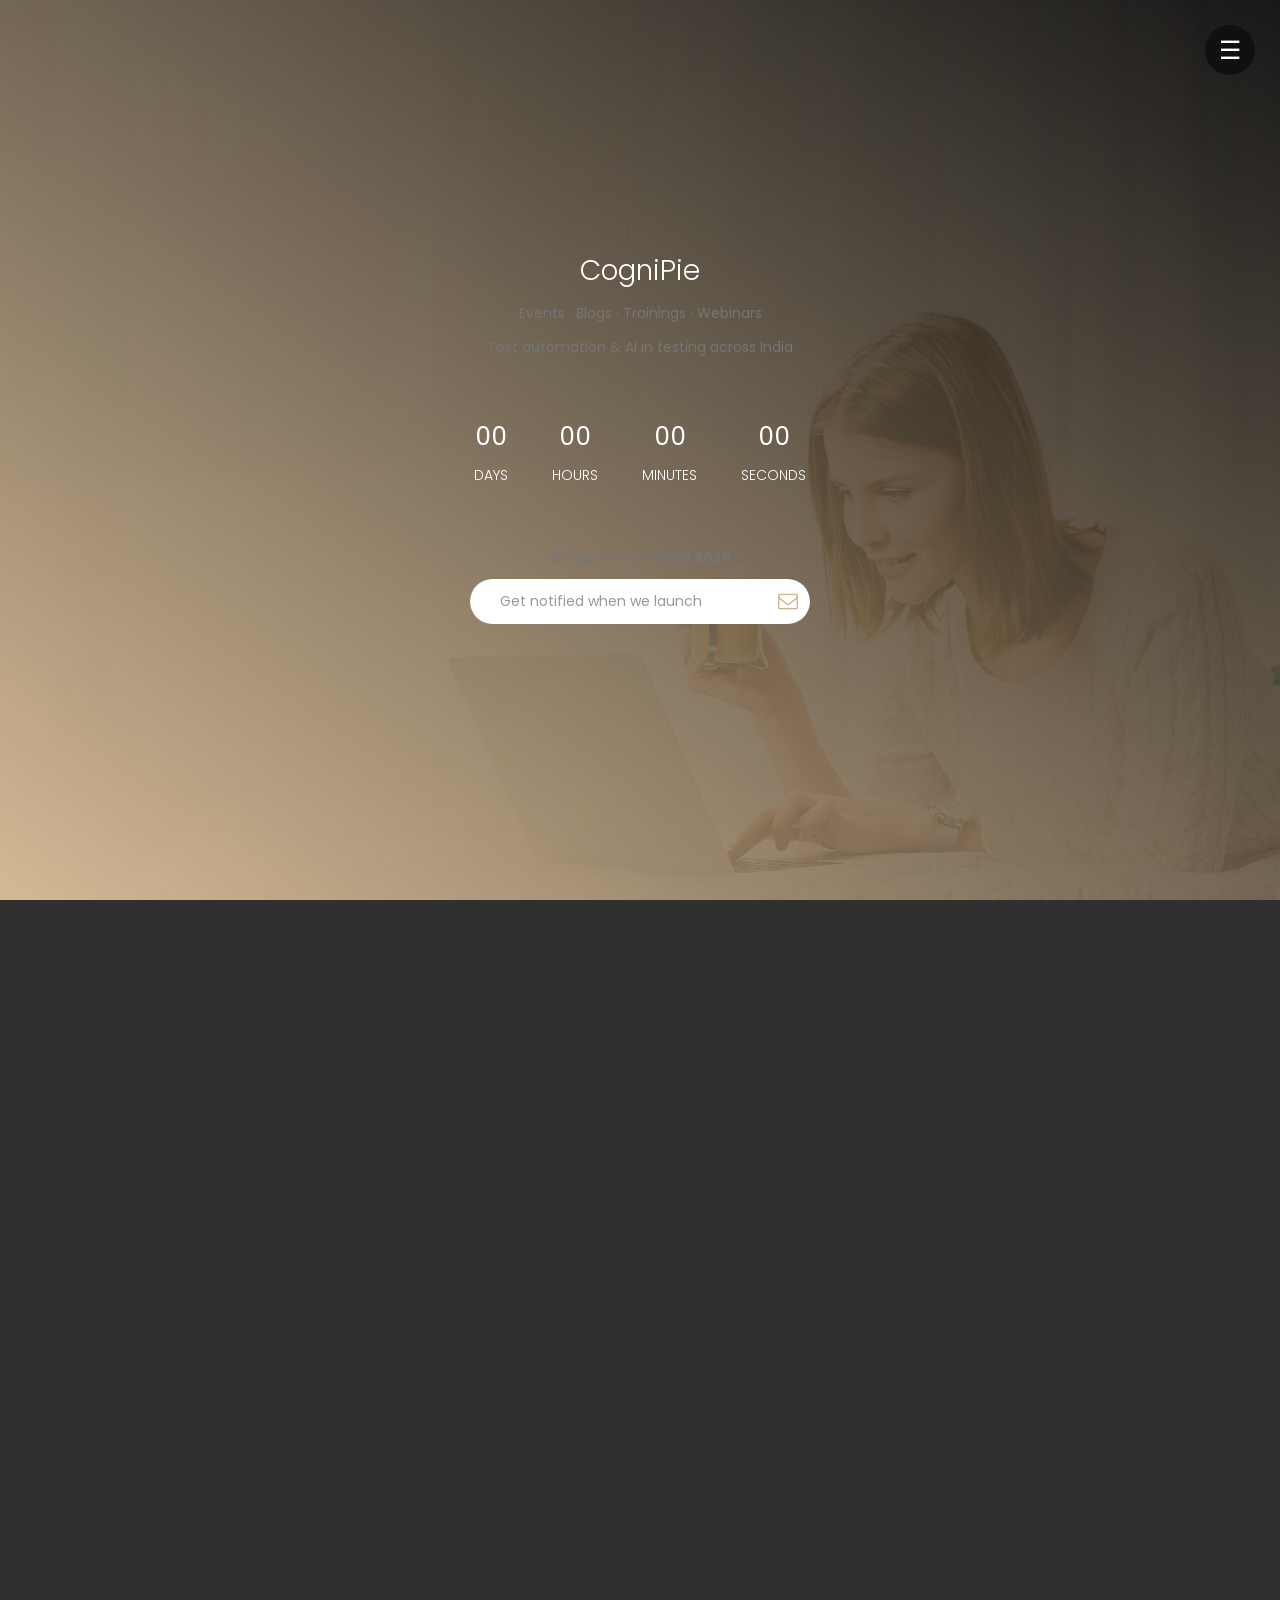
<file: index.html>
<!DOCTYPE html>
<html lang="en">
<head>
     <title>CogniPie – Coming Soon | Test Automation, Events & AI in Testing</title>
     <meta charset="UTF-8">
     <meta http-equiv="X-UA-Compatible" content="IE=Edge">
     <meta name="description" content="CogniPie – Your hub for test automation events, blogs, trainings, webinars, and best practices. Conferences across India. AI in testing.">
     <meta name="keywords" content="test automation, automation testing, QA, events, webinars, India, AI testing, testing best practices">
     <meta name="viewport" content="width=device-width, initial-scale=1, maximum-scale=1">

     <link rel="stylesheet" href="css/bootstrap.min.css">
     <link rel="stylesheet" href="css/vegas.min.css">
     <link rel="stylesheet" href="css/font-awesome.min.css">
     <link rel="stylesheet" href="css/templatemo-style.css">
</head>
<body>

     <!-- PRE LOADER -->
     <section class="preloader">
          <div class="spinner">
               <span class="spinner-rotate"></span>
          </div>
     </section>

     <!-- GRID LINE -->
     <section class="grid">
         <div class="container">
            <div class="row">
              <div class="col-md-2 col-sm-2"><div class="grid-line"></div></div>
              <div class="col-md-2 col-sm-2"><div class="grid-line"></div></div>
              <div class="col-md-2 col-sm-2"><div class="grid-line"></div></div>
              <div class="col-md-2 col-sm-2"><div class="grid-line"></div></div>
              <div class="col-md-2 col-sm-2"><div class="grid-line"></div></div>
            </div>
         </div>
     </section>

     <div class="menu-bg"></div>
     <div class="menu-burger">☰</div>

     <div class="menu-items">
       <div class="container">
         <div class="row">
           <div class="col-md-offset-2 col-md-4 col-sm-6">
             <h1>Menu</h1>
             <ul class="menu">
                <li><a href="#home" class="smoothScroll">Home</a></li>
                <li><a href="#about" class="smoothScroll">About Us</a></li>
             </ul>
           </div>
           <div class="col-md-4 col-sm-6">
             <address>
               <h1>CogniPie</h1>
               <p>Your hub for test automation — events, blogs, trainings &amp; webinars across India.</p>
             </address>
           </div>
           <div class="col-md-12 col-sm-12">
             <ul class="social-icon">
               <li class="line"></li>
               <li><a href="#" class="fa fa-twitter" aria-label="Twitter"></a></li>
               <li><a href="#" class="fa fa-linkedin" aria-label="LinkedIn"></a></li>
               <li><a href="#" class="fa fa-youtube-play" aria-label="YouTube"></a></li>
             </ul>
           </div>
         </div>
       </div>
     </div>

     <!-- HOME / HERO -->
     <section id="home">
        <div class="overlay"></div>
        <div class="container">
             <div class="row">
                  <div class="col-md-12 col-sm-12">
                       <div class="home-info">
                            <h1 class="cognipie-logo">CogniPie</h1>
                            <p class="tagline">Events · Blogs · Trainings · Webinars</p>
                            <p class="subtagline">Test automation &amp; AI in testing across India</p>
                            <ul class="countdown">
                                 <li>
                                      <span class="days">00</span>
                                      <h3 class="timeRefDays">Days</h3>
                                 </li>
                                 <li>
                                      <span class="hours">00</span>
                                      <h3 class="timeRefHours">Hours</h3>
                                 </li>
                                 <li>
                                      <span class="minutes">00</span>
                                      <h3 class="timeRefMinutes">Minutes</h3>
                                 </li>
                                 <li>
                                      <span class="seconds">00</span>
                                      <h3 class="timeRefSeconds">Seconds</h3>
                                 </li>
                            </ul>
                            <p class="launch-text">We go live on <strong>1 April 2026</strong></p>
                            <div class="subscribe-form">
                              <form action="#" method="get" id="notify-form">
                                <input type="email" name="email" class="form-control" placeholder="Get notified when we launch" required="">
                                <button type="submit" class="form-control"><i class="fa fa-envelope-o"></i></button>
                              </form>
                            </div>
                       </div>
                  </div>
             </div>
        </div>
     </section>

     <!-- ABOUT US -->
<section id="about" class="about-section">
   <div class="container">
        <div class="row">
             <div class="col-md-12 col-sm-12 text-center">
                  <h2 class="about-title">About CogniPie</h2>
                  <p class="about-lead">CogniPie is your one-stop hub for everything around <strong>test automation</strong>, <strong>quality engineering</strong>, and <strong>AI in testing</strong> — focused on the Indian testing community.</p>
             </div>
        </div>
        
        <div class="row">
             <div class="col-md-3 col-sm-6">
                  <div class="about-card">
                       <i class="fa fa-calendar"></i>
                       <h3>Events &amp; Conferences</h3>
                       <p>Stay updated with test automation and QA events, meetups, and conferences happening across India.</p>
                  </div>
             </div>

             <div class="col-md-3 col-sm-6">
                  <div class="about-card">
                       <i class="fa fa-book"></i>
                       <h3>Blogs &amp; Insights</h3>
                       <p>Articles, tutorials, and best practices in automation testing, frameworks, and continuous testing.</p>
                  </div>
             </div>

             <div class="col-md-3 col-sm-6">
                  <div class="about-card">
                       <i class="fa fa-graduation-cap"></i>
                       <h3>Trainings &amp; Webinars</h3>
                       <p>Hands-on trainings and webinars on Selenium, Cypress, API testing, and modern test automation tools.</p>
                  </div>
             </div>

             <div class="col-md-3 col-sm-6">
                  <div class="about-card">
                       <i class="fa fa-lightbulb-o"></i>
                       <h3>AI in Testing</h3>
                       <p>Explore how AI and ML are changing testing — intelligent test generation, self-healing tests, and more.</p>
                  </div>
             </div>
        </div>

        <div class="row">
             <div class="col-md-12 col-sm-12 text-center">
                  <p class="about-footer">We’re building a place where testers and automation engineers can discover events, learn best practices, and connect. <strong>Launching 1 April 2026.</strong></p>
             </div>
        </div>
   </div>
</section>
     <!-- SCRIPTS -->
     <script src="js/jquery.js"></script>
     <script src="js/bootstrap.min.js"></script>
     <script src="js/vegas.min.js"></script>
     <script src="js/countdown.js"></script>
     <script src="js/smoothscroll.js"></script>
     <script src="js/init.js"></script>
     <script src="js/custom.js"></script>
</body>
</html>
</file>
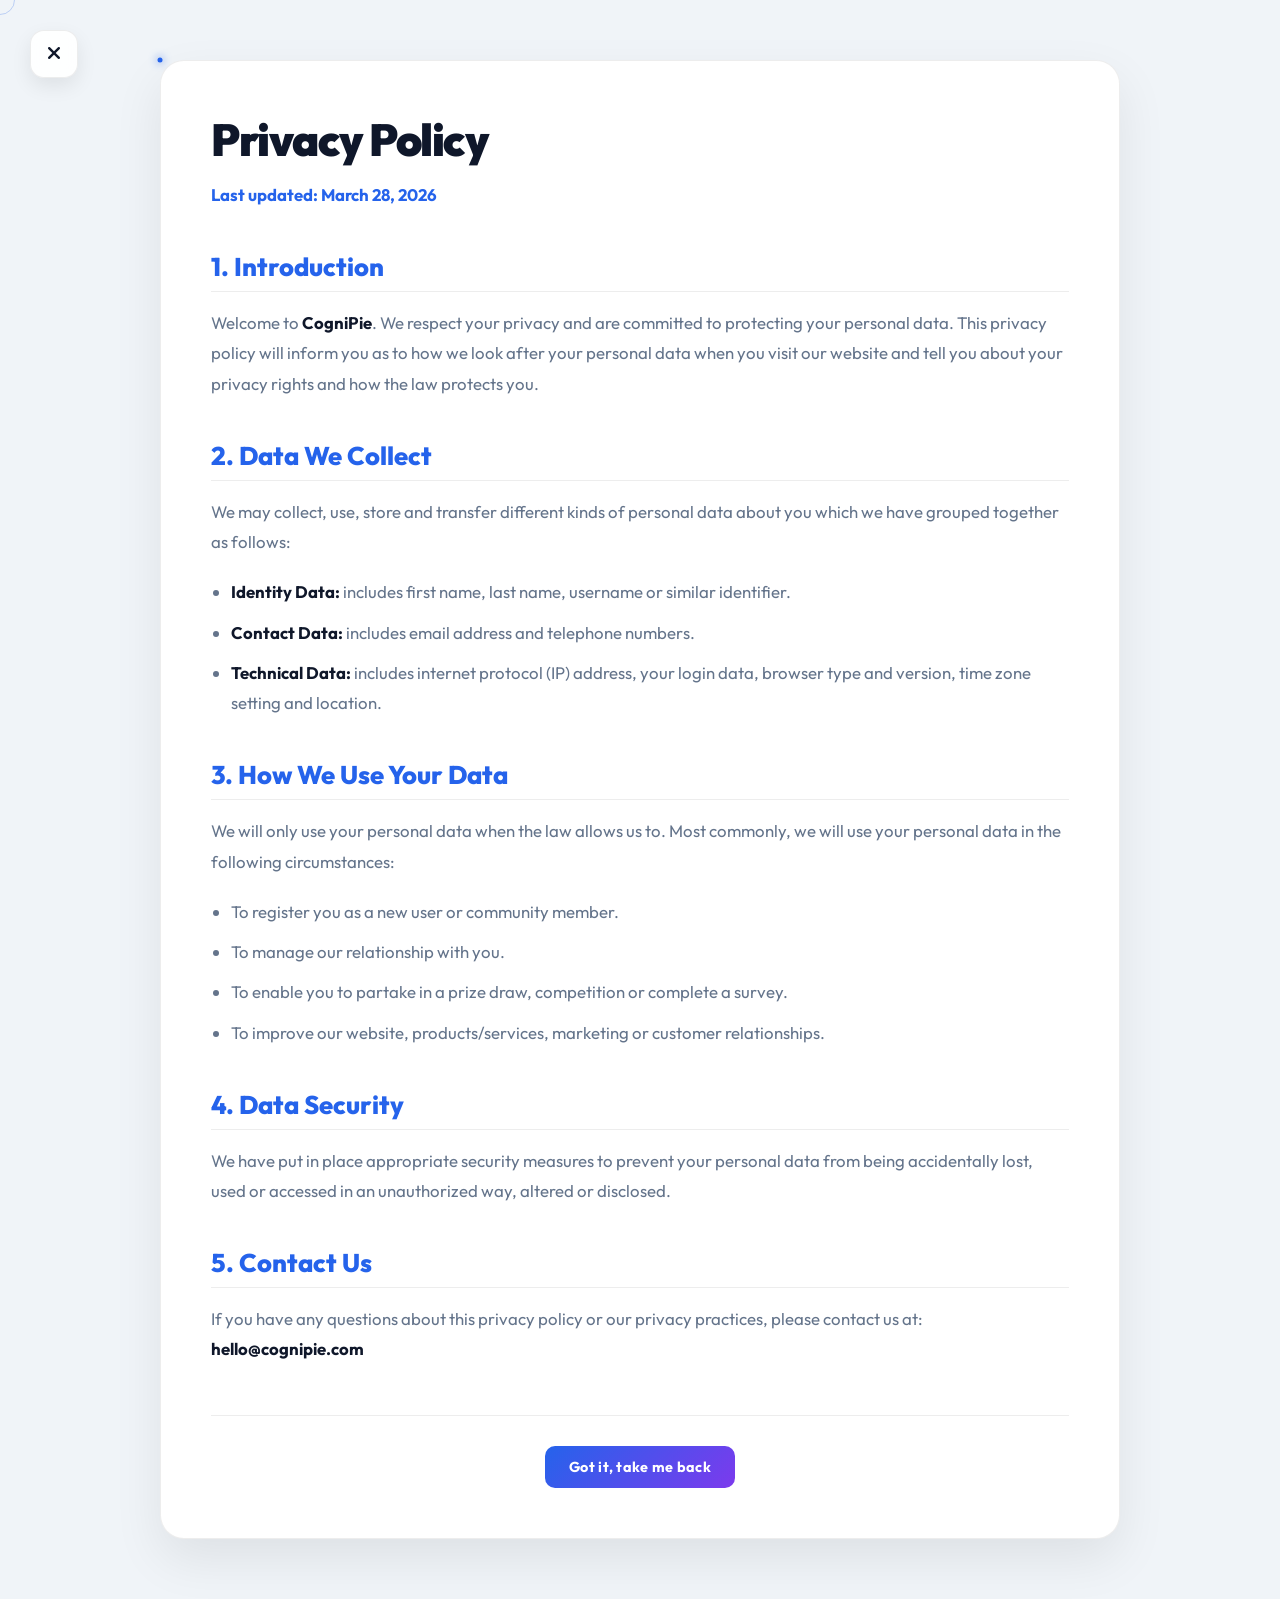
<file: privacy.html>
<!DOCTYPE html>
<html lang="en" data-theme="light">
<head>
  <meta charset="UTF-8">
  <meta name="viewport" content="width=device-width, initial-scale=1.0">
  <title>Privacy Policy | CogniPie</title>
  <link rel="icon" type="image/png" href="assets/icons/favicon-new.png" sizes="32x32">
  <link rel="shortcut icon" href="assets/icons/favicon-new.png">
  <link href="https://fonts.googleapis.com/css2?family=Outfit:wght@300;400;500;600;700;800;900&display=swap" rel="stylesheet">
  <link rel="stylesheet" href="https://cdnjs.cloudflare.com/ajax/libs/font-awesome/6.5.0/css/all.min.css">
  <link rel="stylesheet" href="assets/css/style.css">
</head>
<body class="legal-body">

  <div class="cursor-dot" id="cursorDot"></div>
  <div class="cursor-ring" id="cursorRing"></div>

  <a href="index.html" class="legal-back-btn" title="Back to CogniPie">
    <i class="fa-solid fa-xmark"></i>
  </a>

  <div class="legal-card animate-up">
    <h1>Privacy Policy</h1>
    <p style="font-weight:700;color:var(--accent-1);margin-bottom:30px;">Last updated: March 28, 2026</p>
    
    <h2>1. Introduction</h2>
    <p>Welcome to <strong>CogniPie</strong>. We respect your privacy and are committed to protecting your personal data. This privacy policy will inform you as to how we look after your personal data when you visit our website and tell you about your privacy rights and how the law protects you.</p>
    
    <h2>2. Data We Collect</h2>
    <p>We may collect, use, store and transfer different kinds of personal data about you which we have grouped together as follows:</p>
    <ul>
      <li><strong>Identity Data:</strong> includes first name, last name, username or similar identifier.</li>
      <li><strong>Contact Data:</strong> includes email address and telephone numbers.</li>
      <li><strong>Technical Data:</strong> includes internet protocol (IP) address, your login data, browser type and version, time zone setting and location.</li>
    </ul>

    <h2>3. How We Use Your Data</h2>
    <p>We will only use your personal data when the law allows us to. Most commonly, we will use your personal data in the following circumstances:</p>
    <ul>
      <li>To register you as a new user or community member.</li>
      <li>To manage our relationship with you.</li>
      <li>To enable you to partake in a prize draw, competition or complete a survey.</li>
      <li>To improve our website, products/services, marketing or customer relationships.</li>
    </ul>

    <h2>4. Data Security</h2>
    <p>We have put in place appropriate security measures to prevent your personal data from being accidentally lost, used or accessed in an unauthorized way, altered or disclosed.</p>

    <h2>5. Contact Us</h2>
    <p>If you have any questions about this privacy policy or our privacy practices, please contact us at: <strong>hello@cognipie.com</strong></p>
    
    <div style="margin-top:50px;padding-top:30px;border-top:1px solid var(--border-light);text-align:center;">
      <a href="index.html" class="btn btn-gradient" style="text-decoration:none;">Got it, take me back</a>
    </div>
  </div>

  <script>
    // Theme logic
    const savedTheme = localStorage.getItem('cognipie_theme') || 'light';
    document.documentElement.setAttribute('data-theme', savedTheme);

    // Cursor logic
    const cursorDot = document.getElementById('cursorDot');
    const cursorRing = document.getElementById('cursorRing');
    let mouseX = 0, mouseY = 0, ringX = 0, ringY = 0;

    window.addEventListener('mousemove', e => {
      mouseX = e.clientX; mouseY = e.clientY;
      cursorDot.style.left = mouseX + 'px'; cursorDot.style.top = mouseY + 'px';
    });

    function animateRing() {
      ringX += (mouseX - ringX) * 0.15; ringY += (mouseY - ringY) * 0.15;
      cursorRing.style.left = ringX + 'px'; cursorRing.style.top = ringY + 'px';
      requestAnimationFrame(animateRing);
    }
    animateRing();

    // Hover effects
    document.querySelectorAll('a, button, .btn').forEach(el => {
      el.addEventListener('mouseenter', () => cursorRing.classList.add('hovered'));
      el.addEventListener('mouseleave', () => cursorRing.classList.remove('hovered'));
    });
  </script>
</body>
</html>
</file>
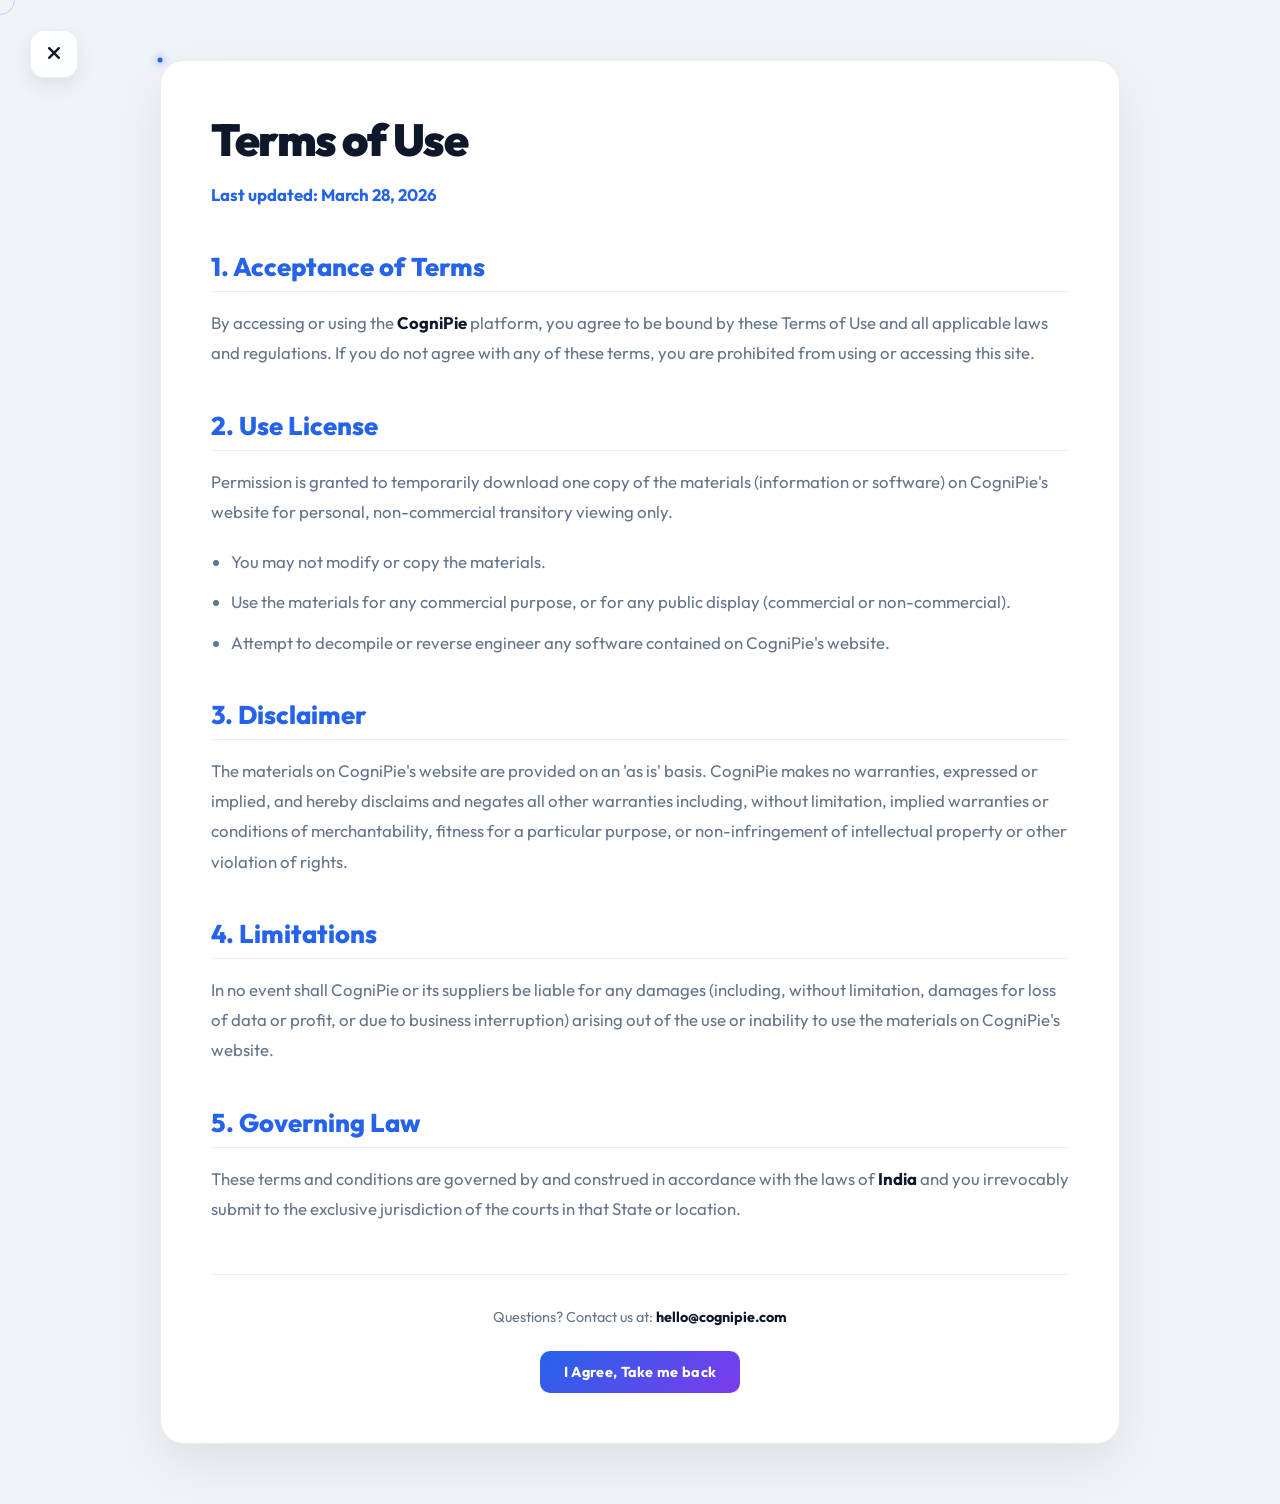
<file: terms.html>
<!DOCTYPE html>
<html lang="en" data-theme="light">
<head>
  <meta charset="UTF-8">
  <meta name="viewport" content="width=device-width, initial-scale=1.0">
  <title>Terms of Use | CogniPie</title>
  <link rel="icon" type="image/png" href="assets/icons/favicon-new.png" sizes="32x32">
  <link rel="shortcut icon" href="assets/icons/favicon-new.png">
  <link href="https://fonts.googleapis.com/css2?family=Outfit:wght@300;400;500;600;700;800;900&display=swap" rel="stylesheet">
  <link rel="stylesheet" href="https://cdnjs.cloudflare.com/ajax/libs/font-awesome/6.5.0/css/all.min.css">
  <link rel="stylesheet" href="assets/css/style.css">
</head>
<body class="legal-body">

  <div class="cursor-dot" id="cursorDot"></div>
  <div class="cursor-ring" id="cursorRing"></div>

  <a href="index.html" class="legal-back-btn" title="Back to CogniPie">
    <i class="fa-solid fa-xmark"></i>
  </a>

  <div class="legal-card animate-up">
    <h1>Terms of Use</h1>
    <p style="font-weight:700;color:var(--accent-1);margin-bottom:30px;">Last updated: March 28, 2026</p>
    
    <h2>1. Acceptance of Terms</h2>
    <p>By accessing or using the <strong>CogniPie</strong> platform, you agree to be bound by these Terms of Use and all applicable laws and regulations. If you do not agree with any of these terms, you are prohibited from using or accessing this site.</p>
    
    <h2>2. Use License</h2>
    <p>Permission is granted to temporarily download one copy of the materials (information or software) on CogniPie's website for personal, non-commercial transitory viewing only.</p>
    <ul>
      <li>You may not modify or copy the materials.</li>
      <li>Use the materials for any commercial purpose, or for any public display (commercial or non-commercial).</li>
      <li>Attempt to decompile or reverse engineer any software contained on CogniPie's website.</li>
    </ul>

    <h2>3. Disclaimer</h2>
    <p>The materials on CogniPie's website are provided on an 'as is' basis. CogniPie makes no warranties, expressed or implied, and hereby disclaims and negates all other warranties including, without limitation, implied warranties or conditions of merchantability, fitness for a particular purpose, or non-infringement of intellectual property or other violation of rights.</p>

    <h2>4. Limitations</h2>
    <p>In no event shall CogniPie or its suppliers be liable for any damages (including, without limitation, damages for loss of data or profit, or due to business interruption) arising out of the use or inability to use the materials on CogniPie's website.</p>

    <h2>5. Governing Law</h2>
    <p>These terms and conditions are governed by and construed in accordance with the laws of <strong>India</strong> and you irrevocably submit to the exclusive jurisdiction of the courts in that State or location.</p>

    <div style="margin-top:50px;padding-top:30px;border-top:1px solid var(--border-light);text-align:center;">
      <p style="margin-bottom:20px;font-size:.9rem;color:var(--text-muted);">Questions? Contact us at: <strong>hello@cognipie.com</strong></p>
      <a href="index.html" class="btn btn-gradient" style="text-decoration:none;">I Agree, Take me back</a>
    </div>
  </div>

  <script>
    // Theme logic
    const savedTheme = localStorage.getItem('cognipie_theme') || 'light';
    document.documentElement.setAttribute('data-theme', savedTheme);

    // Cursor logic
    const cursorDot = document.getElementById('cursorDot');
    const cursorRing = document.getElementById('cursorRing');
    let mouseX = 0, mouseY = 0, ringX = 0, ringY = 0;

    window.addEventListener('mousemove', e => {
      mouseX = e.clientX; mouseY = e.clientY;
      cursorDot.style.left = mouseX + 'px'; cursorDot.style.top = mouseY + 'px';
    });

    function animateRing() {
      ringX += (mouseX - ringX) * 0.15; ringY += (mouseY - ringY) * 0.15;
      cursorRing.style.left = ringX + 'px'; cursorRing.style.top = ringY + 'px';
      requestAnimationFrame(animateRing);
    }
    animateRing();

    // Hover effects
    document.querySelectorAll('a, button, .btn').forEach(el => {
      el.addEventListener('mouseenter', () => cursorRing.classList.add('hovered'));
      el.addEventListener('mouseleave', () => cursorRing.classList.remove('hovered'));
    });
  </script>
</body>
</html>
</file>
<file: css/templatemo-style.css>
/*

Get Ready Template

http://www.templatemo.com/tm-521-get-ready

*/
  
  @import url('https://fonts.googleapis.com/css?family=Poppins:300,400');

  body {
    margin: 0;
    -webkit-perspective: 1000;
    font-family: 'Poppins', sans-serif;
    background: #303030;
  }

  body, html {
    height: 100%;
    width: 100%;
    overflow-x: hidden;
  }



  /*---------------------------------------
     TYPOGRAPHY              
  -----------------------------------------*/

  h1,h2,h3,h4,h5,h6 {
    font-weight: 300;
    line-height: inherit;
  }

  h1 {
    color: #ffffff;
    font-size: 2em;
  }

  h2 {
    color: #353535;
    font-size: 2em;
  }

  p {
    color: #757575;
    font-size: 14px;
    font-weight: normal;
    line-height: 24px;
  }



  /*---------------------------------------
     GENERAL               
  -----------------------------------------*/

  html{
    -webkit-font-smoothing: antialiased;
  }

  a {
    color: #202020;
    text-decoration: none !important;
  }

  a,
  input, button,
  .form-control {
    -webkit-transition: 0.5s;
    transition: 0.5s;
  }

  a:hover, a:active, a:focus {
    color: #29ca8e;
    outline: none;
  }

  ::-webkit-scrollbar{
    width: 8px;
    height: 8px;
  }

  ::-webkit-scrollbar-thumb {
    cursor: pointer;
    background: #202020;
  }

  .overlay {
    background: linear-gradient(to top right, #d2b48c, #000000);
    opacity: 0.9;
    position: absolute;
    top: 0;
    right: 0;
    bottom: 0;
    left: 0;
    width: 100%;
    height: 100%;
  }

  .grid {
    position: fixed;
    width: 100%;
    height: 100%;
    z-index: 1;
  }

  .grid-line {
    height: 300vh;
    border-right: 1px solid rgba(255,255,255,0.02);
  }

  .google-map iframe {
    border: 0;
    margin-top: 20px;
  }

  .subscribe-form {
    position: relative;
  }

  .subscribe-form .form-control {
    background: #ffffff;
    box-shadow: none;
    border: 0;
    border-radius: 50px;
	width: 340px;
    height: 45px;
    padding: 6px 30px;
  }

  .subscribe-form button[type="submit"] {
    background: transparent;
    border: 0;
    outline: none;
  }

  .subscribe-form .fa {
    cursor: pointer;
    position: absolute;
    top: 12px;
    right: 12px;
    color: #d2b48c;
    font-size: 20px;
  }



  /*---------------------------------------
       PRE LOADER              
  -----------------------------------------*/

  .preloader {
    position: fixed;
    top: 0;
    left: 0;
    width: 100%;
    height: 100%;
    z-index: 99999;
    display: flex;
    flex-flow: row nowrap;
    justify-content: center;
    align-items: center;
    background: none repeat scroll 0 0 #ffffff;
  }

  .spinner {
    border: 1px solid transparent;
    border-radius: 3px;
    position: relative;
  }

  .spinner:before {
    content: '';
    box-sizing: border-box;
    position: absolute;
    top: 50%;
    left: 50%;
    width: 45px;
    height: 45px;
    margin-top: -10px;
    margin-left: -10px;
    border-radius: 50%;
    border: 1px solid #575757;
    border-top-color: #ffffff;
    animation: spinner .9s linear infinite;
  }

  @-webkit-@keyframes spinner {
    to {transform: rotate(360deg);}
  }

  @keyframes spinner {
    to {transform: rotate(360deg);}
  }


  /*---------------------------------------
      MENU              
  -----------------------------------------*/

  .menu, .menu-bg, .menu-burger {
    position: fixed;
    z-index: 222;
    width: 50px;
    height: 50px;
    line-height: 30px;
    font-size: 25px;
    text-align: center;
    border-radius: 100%;
    right: 25px;
    top: 25px;
  }

  .menu-bg {
    background: #101010;
    pointer-events: none;
    transition: .3s;
    right: 50px;
    top: 50px;
    transform: translate3d(50%, -50%, 0);
    transform-origin: center center;
  }

  .menu-bg.fs {
    transform: translate3d(50%, -50%, 0);
    width: 500vw;
    height: 500vw;
  }

  .menu-burger {
    color: #ffffff;
    padding-top: 11px;
    -webkit-user-select: none;
    cursor: pointer;
    transition: .4s;
    transform-origin: center;
    z-index: 9999;
  }

  .menu-burger.fs {
    transform: rotate(-180deg) translateY(5px);
  }

  .menu-items {
    display: flex;
    flex-direction: column;
    justify-content: center;
    align-content: center;
    position: absolute;
    z-index: 9999;
    width: 100%;
    height: 100%;
    opacity: 0;
    transition: .4s;
    margin-top: 50px;
    transform: translateY(-200%);
    pointer-events: none;
  }

  .menu-items ul.menu {
    position: relative;
    width: 100%;
    height: 100%;
    text-align: left;
    top: 10px;
  }

  .menu-items ul.menu li {
    display: block;
    list-style: none;
    transition: 1s;
    opacity: 0;
    margin: 5px 0;
  }

  .menu-items ul.menu li a {
    color: #ffffff;
    font-size: 18px;
    position: relative;
  }

  .menu-items ul.menu li a:after {
    content: "";
    width: 0;
    height: 2px;
    border-radius: 50px;
    position: absolute;
    bottom: 13px;
    transition: 0.5s;
    margin: 0 auto;
    display: block;
    right: 0;
    left: 0;
  }

  .menu-items ul.menu li a:hover:after {
    content: "";
    background: #d2b48c;
    width: 100%;
  }

  .menu-items.fs {
    transform: translateY(0);
    pointer-events: auto;
    opacity: 1;
  }

  .menu-items.fs ul li {
    opacity: 1;
  }

  address p {
    color: #f9f9f9;
  }



  /*---------------------------------------
      HOME          
  -----------------------------------------*/

  #home {
    display: -webkit-box;
    display: -webkit-flex;
    display: -ms-flexbox;
    display: flex;
    -webkit-box-align: center;
    -webkit-align-items: center;
    -ms-flex-align: center;
    align-items: center;
    text-align: center;
    position: relative;
  }

  #home .container {
    width: 100%;
  }

  .home-info {
    display: flex;
    flex-direction: column;
    justify-content: center;
    align-items: center;
    position: relative;
    z-index: 2;
    width: 100%;
    height: 100vh;
  }
  
  .countdown {
    text-align: center;
    margin: 50px 0;
    padding: 0;
  }

  .countdown li {
    color: #ffffff;
    list-style: none;
    display: inline-block;
    margin: 0 20px;
  }

  .countdown span {
    font-size: 25px;
  }

  .countdown h3 {
    font-size: 14px;
    text-transform: uppercase;
    margin: 10px 0;
  }



  /*---------------------------------------
     SOCIAL ICON              
  -----------------------------------------*/

  .social-icon {
    position: relative;
    padding: 0;
    margin: 30px 0 0 0;
    text-align: center;
  }

  .social-icon .line {
    background: #ffffff;
    width: 50px;
    height: 2px;
    margin-right: 10px;
    position: relative;
    bottom: 5px;
  }

  .social-icon li {
    display: inline-block;
    list-style: none;
  }

  .social-icon li a {
    border-radius: 50px;
    color: #ffffff;
    font-size: 15px;
    width: 35px;
    height: 35px;
    line-height: 35px;
    text-decoration: none;
    text-align: center;
    position: relative;
    margin: 5px 5px 5px 0;
  }

  .social-icon li a:hover {
    background: #d2b48c;
    color: #ffffff;
  }



  /*---------------------------------------
     RESPONSIVE STYLES              
  -----------------------------------------*/

  @media screen and (max-width: 480px) {

    .home-info {
      padding: 0 1em 0 1em;
    }

    .countdown li {
      margin: 0 12px;
    }

    address {
      margin-top: 50px;
    }
  }

  @media screen and (max-width: 360px) {

    h1 {
      font-size: 1.50em;
    }

    .menu-items {
      margin: 100px 0;
    }

    .countdown span {
      font-size: 20px;
    }

    .countdown h3 {
      font-size: 12px;
    }
  }
</file>
<file: assets/css/style.css>
/* ═══════════════ COGNIEPIE STYLE.CSS ═══════════════ */

/* ── VARIABLES ── */
:root {
  --sidebar-width:272px;
  /* ── DEFAULT: LIGHT ── */
  --bg-base:#f0f4f8; --bg-surface:#ffffff; --bg-glass:rgba(255,255,255,0.92);
  --accent-1:#2563eb; --accent-2:#7c3aed; --accent-3:#db2777;
  --text-main:#0f172a; --text-muted:#64748b; --text-inverse:#ffffff;
  --border-light:rgba(0,0,0,0.07);
  --success:#10b981; --danger:#ef4444; --warning:#f59e0b;
  --cursor-dot:#2563eb; --cursor-ring:rgba(37,99,235,0.25);
  --input-bg:rgba(0,0,0,0.03); --nav-hover:rgba(0,0,0,0.04);
  --shadow-base:rgba(0,0,0,0.08); --hero-overlay:rgba(240,244,248,0.88);
}
[data-theme="dark"] {
  --bg-base:#0f172a; --bg-surface:#1a2540; --bg-glass:rgba(10,17,40,0.9);
  --accent-1:#3b82f6; --accent-2:#8b5cf6; --accent-3:#ec4899;
  --text-main:#f1f5f9; --text-muted:#94a3b8; --text-inverse:#0f172a;
  --border-light:rgba(255,255,255,0.07);
  --cursor-dot:#3b82f6; --cursor-ring:rgba(59,130,246,0.25);
  --input-bg:rgba(255,255,255,0.04); --nav-hover:rgba(255,255,255,0.04);
  --shadow-base:rgba(0,0,0,0.55); --hero-overlay:rgba(10,17,40,0.86);
}

/* ── RESET ── */
*{box-sizing:border-box;margin:0;padding:0;font-family:'Outfit',sans-serif;cursor:none;transition:background-color .3s,border-color .3s,color .3s;}
html{scroll-behavior:smooth;}
body{background:var(--bg-base);color:var(--text-main);display:flex;min-height:100vh;overflow-x:hidden;font-size:15px;}
::-webkit-scrollbar{width:5px;}::-webkit-scrollbar-track{background:var(--bg-base);}
::-webkit-scrollbar-thumb{background:var(--text-muted);border-radius:10px;}

/* ── CURSOR ── */
.cursor-dot{width:5px;height:5px;background:var(--cursor-dot);border-radius:50%;position:fixed;pointer-events:none;z-index:9999;transform:translate(-50%,-50%);box-shadow:0 0 8px var(--cursor-dot);}
.cursor-ring{width:30px;height:30px;border:1.5px solid var(--cursor-ring);border-radius:50%;position:fixed;pointer-events:none;z-index:9998;transform:translate(-50%,-50%);transition:width .2s,height .2s,background .2s;}
.cursor-ring.hovered{width:48px;height:48px;background:var(--nav-hover);border-color:transparent;}

/* ── ANIMATIONS ── */
@keyframes fadeUp{from{opacity:0;transform:translateY(24px);}to{opacity:1;transform:translateY(0);}}
@keyframes shine{to{background-position:200% center;}}
@keyframes blink{0%,100%{opacity:1;}50%{opacity:0;}}
@keyframes slideDown{from{opacity:0;transform:translateY(-10px);}to{opacity:1;transform:translateY(0);}}
@keyframes toastIn{from{opacity:0;transform:translateX(40px);}to{opacity:1;transform:translateX(0);}}
@keyframes wave{0%,100%{transform:rotate(0deg);}25%{transform:rotate(20deg);}75%{transform:rotate(-10deg);}}
.animate-up{animation:fadeUp .55s cubic-bezier(.16,1,.3,1) forwards;}
.cursor-blink{animation:blink 1s step-end infinite;}
.text-gradient{background:linear-gradient(135deg,var(--accent-1),var(--accent-2),var(--accent-3));-webkit-background-clip:text;background-clip:text;-webkit-text-fill-color:transparent;background-size:200% auto;animation:shine 4s linear infinite;}

/* ── HAMBURGER ── */
.hamburger{display:none;position:fixed;top:15px;left:15px;z-index:200;background:var(--bg-glass);backdrop-filter:blur(12px);border:1px solid var(--border-light);color:var(--text-main);width:48px;height:48px;border-radius:12px;font-size:1.2rem;align-items:center;justify-content:center;box-shadow:0 8px 20px var(--shadow-base);transition:transform 0.2s;}
.hamburger:active{transform:scale(0.9);}

/* ── SIDEBAR ── */
nav{width:var(--sidebar-width);background:var(--bg-glass);backdrop-filter:blur(32px);-webkit-backdrop-filter:blur(32px);border-right:1px solid var(--border-light);height:100vh;position:fixed;left:0;top:0;padding:2rem 1.4rem;display:flex;flex-direction:column;z-index:150;overflow-y:auto;transition:transform .3s cubic-bezier(.4,0,.2,1);scrollbar-width:none;-ms-overflow-style:none;}
nav::-webkit-scrollbar{display:none;}

.logo-container{margin-bottom:2.5rem;display:flex;flex-direction:column;align-items:center;text-align:center;gap:12px;}
.logo-icon{width:64px;height:64px;overflow:hidden;border-radius:16px;display:flex;align-items:center;justify-content:center;background:var(--bg-surface);border:1px solid var(--border-light);box-shadow:0 8px 24px var(--shadow-base);margin-bottom:4px;}
.logo-icon img{width:100%;height:100%;object-fit:cover;}
.logo-text{font-size:1.6rem;font-weight:900;color:var(--text-main);letter-spacing:-1.2px;line-height:1;}
.logo-text span{font-size:.7rem;font-weight:800;text-transform:uppercase;letter-spacing:3px;color:var(--accent-1);margin-top:6px;display:block;}

.user-greeting{font-size:.85rem;font-weight:700;color:var(--accent-1);background:rgba(37,99,235,.06);border:1px solid rgba(37,99,235,.1);padding:10px 16px;border-radius:12px;margin-bottom:1.5rem;flex-shrink:0;text-align:center;}

.nav-group{overflow:hidden;max-height:1000px;opacity:1;margin-bottom:10px;transition:max-height .4s cubic-bezier(.16,1,.3,1), opacity .3s ease, margin .3s ease;}
.nav-group.collapsed{max-height:0 !important;opacity:0;margin-bottom:0;pointer-events:none;}
.nav-label{color:var(--text-muted);font-size:.7rem;text-transform:uppercase;font-weight:800;margin:18px 0 8px 4px;display:block;letter-spacing:2.5px;flex-shrink:0;}
.nav-label:hover{color:var(--accent-1);}
.collapse-icon{display:none;}

.nav-btn{width:100%;text-align:left;padding:10px 13px;background:transparent;border:1px solid transparent;color:var(--text-muted);border-radius:10px;transition:all .25s cubic-bezier(.4,0,.2,1);font-size:.88rem;font-weight:600;display:flex;align-items:center;gap:12px;margin-bottom:2px;flex-shrink:0;}
.nav-btn:hover{color:var(--text-main);transform:translateX(3px);background:var(--nav-hover);border-color:var(--border-light);}
.nav-btn.active{background:linear-gradient(90deg,rgba(59,130,246,.14),transparent);border-left:3px solid var(--accent-1);color:var(--text-main);transform:none;border-radius:0 10px 10px 0;}
.nav-btn i{width:16px;text-align:center;font-size:1rem;color:var(--text-muted);opacity:.7;}
.nav-btn.active i{color:var(--accent-1);opacity:1;}
.nav-btn:hover i{color:var(--accent-1);opacity:1;}
.identity-box{background:var(--input-bg);border:1px solid var(--border-light);padding:14px;border-radius:12px;flex-shrink:0;}
.identity-box label{font-size:.68rem;color:var(--text-muted);font-weight:700;text-transform:uppercase;letter-spacing:1px;display:block;margin-bottom:4px;}
.identity-box select{width:100%;padding:8px 10px;margin:0;border-radius:7px;border:1px solid var(--border-light);background:var(--bg-surface);color:var(--text-main);font-size:.85rem;}
.sidebar-overlay{display:none;position:fixed;inset:0;background:rgba(0,0,0,.5);z-index:140;}

/* ── MAIN ── */
main{margin-left:var(--sidebar-width);padding:44px 50px;width:calc(100% - var(--sidebar-width));position:relative;}
main::before{content:'';position:fixed;top:-20%;left:40%;width:60vw;height:60vw;background:radial-gradient(circle,rgba(59,130,246,.03) 0%,transparent 60%);z-index:-1;pointer-events:none;}
.section{display:none;}.section.active{display:block;}

/* ── HERO — reduced font, stronger overlay ── */
.hero{border-radius:22px;padding:70px 50px;margin-bottom:44px;position:relative;overflow:hidden;border:1px solid var(--border-light);min-height:320px;display:flex;flex-direction:column;justify-content:center;}
.hero-bg{position:absolute;inset:0;background-size:cover;background-position:center;opacity:.18;mix-blend-mode:luminosity;z-index:0;transition:transform 8s linear;}
.hero:hover .hero-bg{transform:scale(1.03);}
.hero-content{position:relative;z-index:1;max-width:720px;}
.hero-eyebrow{font-size:.8rem;font-weight:600;letter-spacing:2px;text-transform:uppercase;color:var(--accent-1);margin-bottom:12px;display:flex;align-items:center;gap:7px;}
.hero h1{font-size:2.8rem;font-weight:900;margin-bottom:14px;line-height:1.1;letter-spacing:-1.5px;}
.hero h2{font-size:2.4rem;font-weight:900;margin-bottom:14px;line-height:1.1;letter-spacing:-1px;}
.hero p{color:var(--text-muted);font-size:1rem;line-height:1.6;max-width:600px;}

/* ── STAT BAR ── */
.stat-bar{display:grid;grid-template-columns:repeat(4,1fr);gap:16px;background:var(--bg-surface);border:1px solid var(--border-light);border-radius:16px;padding:22px;margin-bottom:44px;}
.stat-item{text-align:center;}
.stat-num{display:block;font-size:1.8rem;font-weight:900;background:linear-gradient(135deg,var(--accent-1),var(--accent-2));-webkit-background-clip:text;background-clip:text;-webkit-text-fill-color:transparent;}
.stat-label{font-size:.78rem;color:var(--text-muted);font-weight:500;margin-top:3px;display:block;}

/* ── GRID & CARDS ── */
.bento-grid{display:grid;grid-template-columns:repeat(auto-fill,minmax(320px,1fr));gap:22px;}
.card{background:var(--bg-surface);border-radius:18px;border:1px solid var(--border-light);transition:all .35s cubic-bezier(.16,1,.3,1);display:flex;flex-direction:column;overflow:hidden;position:relative;}
.card:hover{transform:translateY(-6px);border-color:var(--accent-1);box-shadow:0 16px 36px var(--shadow-base);}
.card-img-wrapper{width:100%;height:200px;overflow:hidden;position:relative;}
.card-img{width:100%;height:100%;object-fit:cover;transition:transform .7s cubic-bezier(.16,1,.3,1);}
.card:hover .card-img{transform:scale(1.04);}
.card-img-wrapper::after{content:'';position:absolute;inset:0;background:linear-gradient(to top,var(--bg-surface) 0%,transparent 50%);z-index:2;}
.card-body{padding:22px;display:flex;flex-direction:column;flex-grow:1;position:relative;z-index:3;}
.card-body h3{font-size:1.15rem;color:var(--text-main);margin-bottom:9px;font-weight:700;line-height:1.3;}
.card-body p{color:var(--text-muted);font-size:.88rem;line-height:1.65;margin-bottom:16px;flex-grow:1;}
.card-footer{display:flex;justify-content:space-between;align-items:center;border-top:1px solid var(--border-light);padding-top:14px;margin-top:auto;}
.author-av{width:34px;height:34px;background:linear-gradient(135deg,var(--accent-1),var(--accent-2));color:#fff;border-radius:50%;display:flex;align-items:center;justify-content:center;font-weight:800;font-size:.85rem;flex-shrink:0;}

/* ── SOCIAL REACTIONS ── */
.reaction-btn{background:transparent;border:none;color:var(--text-muted);font-size:.85rem;display:flex;align-items:center;gap:5px;transition:all .2s;padding:4px 8px;border-radius:6px;}
.reaction-btn:hover{background:var(--nav-hover);color:var(--text-main);transform:scale(1.05);}
.reaction-btn i{font-size:.9rem;}
.reaction-btn.loved:hover i{color:var(--danger);}
.reaction-btn.liked:hover i{color:var(--accent-1);}
.reaction-btn.insightful:hover i{color:var(--warning);}

/* ── INPUTS ── */
input,textarea,select{width:100%;padding:13px 16px;margin:8px 0 15px;border:1px solid var(--border-light);border-radius:12px;font-size:.93rem;background:var(--input-bg);color:var(--text-main);transition:all .3s ease;font-family:'Outfit',sans-serif;}
input:focus,textarea:focus,select:focus{outline:none;border-color:var(--accent-1);background:var(--bg-surface);box-shadow:0 0 0 3px rgba(59,130,246,.1);}

/* ── BUTTONS ── */
.btn{padding:12px 24px;border-radius:10px;border:none;font-weight:700;transition:all .3s cubic-bezier(.16,1,.3,1);font-size:.9rem;display:inline-flex;align-items:center;justify-content:center;gap:8px;letter-spacing:.3px;}
.btn-gradient{background:linear-gradient(135deg,var(--accent-1),var(--accent-2));color:#fff;}
.btn-gradient:hover{transform:translateY(-2px);box-shadow:0 8px 20px rgba(139,92,246,.35);}
.btn-secondary{background:var(--input-bg);color:var(--text-main);border:1px solid var(--border-light);}
.btn-secondary:hover{background:var(--nav-hover);transform:translateY(-2px);}
.btn-action{padding:8px 14px;border-radius:8px;border:none;font-size:.82rem;font-weight:600;}
.btn-danger{background:rgba(239,68,68,.1);color:var(--danger);border:1px solid rgba(239,68,68,.2);}
.btn-danger:hover{background:var(--danger);color:#fff;}

/* ── BADGES ── */
.badge{font-size:.68rem;padding:4px 10px;border-radius:20px;font-weight:800;text-transform:uppercase;letter-spacing:.8px;border:1px solid var(--border-light);}
.bg-pending{background:rgba(245,158,11,.1);color:var(--warning);border-color:rgba(245,158,11,.2);}
.bg-approved{background:rgba(16,185,129,.1);color:var(--success);border-color:rgba(16,185,129,.2);}
.bg-warning{background:rgba(236,72,153,.1);color:var(--accent-3);border-color:rgba(236,72,153,.2);}

/* ── SECTION HEADER ── */
.section-header{margin-bottom:30px;display:flex;align-items:center;gap:12px;font-size:1.7rem;font-weight:800;letter-spacing:-.8px;color:var(--text-main);}

/* ── READER ── */
.reader-pane{background:var(--bg-surface);padding:56px;border-radius:22px;border:1px solid var(--border-light);max-width:920px;margin:0 auto;}
.reader-title{font-size:2.2rem;color:var(--text-main);margin-bottom:22px;font-weight:900;line-height:1.15;letter-spacing:-1px;}
.reader-content{font-size:1rem;line-height:1.9;color:var(--text-muted);white-space:pre-wrap;}

/* ── GLASS PANEL ── */
.glass-panel{background:var(--bg-glass);backdrop-filter:blur(10px);border:1px solid var(--border-light);border-radius:18px;padding:28px;}

/* ── FILTER BAR ── */
.filter-bar{display:flex;align-items:center;gap:12px;margin-bottom:32px;flex-wrap:wrap;}
.search-wrap{flex:1;min-width:200px;display:flex;align-items:center;gap:8px;background:var(--bg-surface);border:1px solid var(--border-light);border-radius:10px;padding:11px 16px;color:var(--text-muted);}
.search-wrap input{padding:0;margin:0;border:none;background:transparent;font-size:.9rem;min-width:0;}
.filter-tags{display:flex;gap:6px;flex-wrap:wrap;}
.tag-btn{padding:7px 14px;border-radius:20px;border:1px solid var(--border-light);background:var(--bg-surface);color:var(--text-muted);font-size:.8rem;font-weight:600;transition:all .2s;}
.tag-btn:hover,.tag-btn.active{background:linear-gradient(135deg,var(--accent-1),var(--accent-2));color:#fff;border-color:transparent;}

/* ── EVENTS TIMELINE ── */
.timeline{position:relative;padding-left:36px;}
.timeline::before{content:'';position:absolute;left:13px;top:0;bottom:0;width:2px;background:linear-gradient(180deg,var(--accent-1),var(--accent-2),var(--accent-3));}
.timeline-item{position:relative;margin-bottom:24px;}
.timeline-dot{position:absolute;left:-28px;top:24px;width:12px;height:12px;border-radius:50%;background:var(--accent-1);border:3px solid var(--bg-base);}
.timeline-card{background:var(--bg-surface);border:1px solid var(--border-light);border-radius:16px;padding:22px 26px;transition:all .3s;display:flex;gap:22px;align-items:flex-start;}
.timeline-card:hover{border-color:var(--accent-1);transform:translateX(5px);box-shadow:0 8px 24px var(--shadow-base);}
.timeline-date-block{min-width:68px;text-align:center;background:linear-gradient(135deg,rgba(59,130,246,.1),rgba(139,92,246,.1));border-radius:12px;padding:12px 8px;flex-shrink:0;}
.timeline-date-block .t-month{font-size:.68rem;font-weight:700;text-transform:uppercase;letter-spacing:1px;color:var(--accent-1);}
.timeline-date-block .t-day{font-size:1.7rem;font-weight:900;color:var(--text-main);line-height:1;}
.timeline-info{flex:1;}
.timeline-info h3{font-size:1.1rem;font-weight:700;margin-bottom:6px;color:var(--text-main);}
.timeline-info p{color:var(--text-muted);font-size:.88rem;line-height:1.6;margin-bottom:12px;}
.timeline-meta{display:flex;gap:6px;flex-wrap:wrap;align-items:center;margin-bottom:12px;}
.meta-chip{font-size:.72rem;padding:3px 10px;border-radius:16px;background:var(--input-bg);border:1px solid var(--border-light);color:var(--text-muted);font-weight:600;}
.register-btn{padding:9px 18px;font-size:.85rem;}
.registered-badge{display:inline-flex;align-items:center;gap:5px;padding:9px 14px;border-radius:8px;background:rgba(16,185,129,.1);color:var(--success);font-weight:700;font-size:.85rem;border:1px solid rgba(16,185,129,.2);}

/* ── SOCIALS FOOTER ── */
.sidebar-footer{margin-top:32px;padding-top:20px;border-top:1px solid var(--border-light);}
.social-links{display:flex;gap:12px;margin-top:16px;padding-left:4px;}
.social-btn{width:36px;height:36px;border-radius:10px;display:flex;align-items:center;justify-content:center;transition:all .3s cubic-bezier(.175,.885,.32,1.275);font-size:1.15rem;color:#fff !important;border:none;}
.social-btn:hover{transform:translateY(-5px) scale(1.1);filter:brightness(1.1);box-shadow:0 8px 20px rgba(0,0,0,0.2);}
.social-btn.whatsapp{background:#25D366 !important;box-shadow:0 4px 12px rgba(37,211,102,0.3);}
.social-btn.discord{background:#5865F2 !important;box-shadow:0 4px 12px rgba(88,101,242,0.3);}
.social-btn.linkedin{background:#0A66C2 !important;box-shadow:0 4px 12px rgba(10,102,194,0.3);}
.social-btn.youtube{background:#FF0000 !important;box-shadow:0 4px 12px rgba(255,0,0,0.25);}

.legal-links{display:flex;flex-wrap:wrap;gap:12px;margin-top:14px;padding-left:4px;}
.legal-link{font-size:.75rem;color:var(--text-muted);text-decoration:none;font-weight:700;transition:all .2s;}
.legal-link:hover{color:var(--accent-1);text-decoration:underline;}

/* ── COMMUNITY BENEFITS ── */
.benefit-grid{display:grid;grid-template-columns:repeat(auto-fit,minmax(280px,1fr));gap:24px;margin:40px 0;}
.benefit-card{background:var(--bg-surface);padding:32px;border-radius:20px;border:1px solid var(--border-light);text-align:center;transition:all .3s;}
.benefit-card:hover{transform:translateY(-8px);box-shadow:0 20px 40px var(--shadow-base);border-color:var(--accent-1);}
.benefit-icon{width:60px;height:60px;background:rgba(37,99,235,.06);color:var(--accent-1);border-radius:15px;display:flex;align-items:center;justify-content:center;font-size:1.5rem;margin:0 auto 20px;}
.benefit-card h3{font-size:1.2rem;font-weight:800;margin-bottom:12px;}
.benefit-card p{font-size:.9rem;color:var(--text-muted);line-height:1.6;}

/* ── SERVICE CARD ── */
.service-card{background:var(--bg-surface);border-radius:18px;border:1px solid var(--border-light);padding:26px;display:flex;flex-direction:column;gap:16px;transition:all .35s;}
.service-card:hover{transform:translateY(-6px);box-shadow:0 16px 36px var(--shadow-base);}
.service-features{list-style:none;display:flex;flex-direction:column;gap:6px;}
.service-features li{font-size:.82rem;color:var(--text-muted);display:flex;align-items:center;gap:7px;}
.service-features li::before{content:'✓';color:var(--success);font-weight:800;}

/* ── JOB CARDS ── */
.job-card{background:var(--bg-surface);border:1px solid var(--border-light);border-radius:16px;padding:22px 26px;margin-bottom:16px;transition:all .3s;display:flex;gap:22px;align-items:center;}
.job-card:hover{border-color:var(--accent-1);transform:translateX(4px);box-shadow:0 8px 24px var(--shadow-base);}
.job-card-left{flex:1;}
.job-card-left h3{font-size:1.1rem;font-weight:700;color:var(--text-main);margin-bottom:6px;}
.job-card-left p{color:var(--text-muted);font-size:.85rem;line-height:1.55;margin-bottom:10px;}
.job-meta{display:flex;gap:6px;flex-wrap:wrap;margin-bottom:10px;}
.skill-tag{padding:3px 10px;border-radius:16px;font-size:.72rem;font-weight:600;background:rgba(59,130,246,.08);color:var(--accent-1);border:1px solid rgba(59,130,246,.12);}
.job-card-right{text-align:right;min-width:150px;}
.salary-text{font-size:.95rem;font-weight:800;color:var(--success);display:block;margin-bottom:10px;}

/* ── BOOKS ── */
.book-card{background:var(--bg-surface);border:1px solid var(--border-light);border-radius:16px;overflow:hidden;transition:all .3s;display:flex;flex-direction:column;}
.book-card:hover{transform:translateY(-5px);border-color:var(--accent-1);box-shadow:0 14px 28px var(--shadow-base);}
.book-img-wrap{height:165px;overflow:hidden;position:relative;}
.book-img-wrap img{width:100%;height:100%;object-fit:cover;transition:transform .6s ease;}
.book-card:hover .book-img-wrap img{transform:scale(1.05);}
.book-img-wrap::after{content:'';position:absolute;inset:0;background:linear-gradient(to top,var(--bg-surface) 0%,transparent 55%);}
.book-badge-abs{position:absolute;top:10px;right:10px;background:linear-gradient(135deg,var(--accent-1),var(--accent-2));color:#fff;font-size:.65rem;font-weight:800;padding:4px 10px;border-radius:16px;letter-spacing:.5px;z-index:3;}
.book-body{padding:18px;flex:1;display:flex;flex-direction:column;}
.book-body h3{font-size:1rem;font-weight:700;color:var(--text-main);margin-bottom:4px;}
.book-author{font-size:.78rem;color:var(--accent-1);font-weight:600;margin-bottom:8px;}
.book-body p{color:var(--text-muted);font-size:.83rem;line-height:1.55;flex:1;}
.star-rating{color:#f59e0b;font-size:.8rem;margin:8px 0;}

/* ── ACADEMY CARD ── */
.academy-card{background:var(--bg-surface);border:1px solid var(--border-light);border-radius:18px;padding:26px;display:flex;flex-direction:column;gap:14px;transition:all .35s;position:relative;overflow:hidden;}
.academy-card::before{content:'';position:absolute;top:0;left:0;right:0;height:3px;background:linear-gradient(90deg,var(--accent-1),var(--accent-2));}
.academy-card:hover{transform:translateY(-6px);box-shadow:0 16px 32px var(--shadow-base);}
.academy-topics{list-style:none;display:flex;flex-direction:column;gap:5px;margin-top:4px;}
.academy-topics li{font-size:.82rem;color:var(--text-muted);display:flex;align-items:center;gap:7px;}
.academy-topics li::before{content:'▸';color:var(--accent-1);}

/* ── OSS CARD ── */
.oss-card{background:var(--bg-surface);border:1px solid var(--border-light);border-radius:16px;padding:22px;transition:all .3s;}
.oss-card:hover{border-color:var(--accent-2);transform:translateY(-5px);box-shadow:0 12px 24px var(--shadow-base);}
.oss-header{display:flex;align-items:center;gap:12px;margin-bottom:10px;}
.oss-name{font-size:1.05rem;font-weight:800;color:var(--text-main);}
.oss-stars{font-size:.78rem;color:var(--warning);font-weight:700;}
.oss-lang{font-size:.72rem;padding:3px 10px;border-radius:16px;background:rgba(139,92,246,.1);color:var(--accent-2);border:1px solid rgba(139,92,246,.15);}
.oss-desc{font-size:.85rem;color:var(--text-muted);line-height:1.6;margin-bottom:14px;}

/* ── PROJECT CARD ── */
.project-card{background:var(--bg-surface);border:1px solid var(--border-light);border-radius:18px;padding:26px;display:flex;flex-direction:column;gap:13px;transition:all .3s;}
.project-card:hover{transform:translateY(-5px);box-shadow:0 14px 28px var(--shadow-base);}
.diff-badge{font-size:.68rem;font-weight:800;padding:4px 12px;border-radius:16px;}
.tech-tag{font-size:.72rem;padding:3px 10px;border-radius:16px;background:var(--input-bg);border:1px solid var(--border-light);color:var(--text-muted);font-weight:600;}
.objectives-list{list-style:none;display:flex;flex-direction:column;gap:5px;}
.objectives-list li{font-size:.82rem;color:var(--text-muted);display:flex;align-items:center;gap:7px;}
.objectives-list li::before{content:'→';color:var(--accent-1);}

/* ── TESTIMONIALS ── */
.testimonial-slider{position:relative;overflow:hidden;margin-bottom:44px;border-radius:18px;}
.testimonial-track{display:flex;transition:transform .5s cubic-bezier(.16,1,.3,1);}
.testimonial-card{min-width:100%;padding:36px 44px;background:var(--bg-surface);border:1px solid var(--border-light);border-radius:18px;display:flex;gap:28px;align-items:flex-start;}
.t-text{font-size:1rem;font-style:italic;color:var(--text-muted);line-height:1.75;flex:1;}
.t-author{display:flex;align-items:center;gap:13px;margin-top:20px;}
.t-author img{width:46px;height:46px;border-radius:50%;object-fit:cover;border:2px solid var(--border-light);}
.t-name{font-weight:800;color:var(--text-main);font-size:.95rem;}
.t-role{font-size:.78rem;color:var(--text-muted);}
.t-achiev{font-size:.75rem;color:var(--success);font-weight:700;margin-top:3px;}
.slider-dots{display:flex;justify-content:center;gap:6px;margin-top:14px;}
.slider-dot{width:7px;height:7px;border-radius:50%;background:var(--border-light);transition:all .3s;border:none;}
.slider-dot.active{background:var(--accent-1);width:18px;border-radius:4px;}

/* ── COMMUNITY HUB ── */
.community-hub{background:linear-gradient(135deg,rgba(59,130,246,.07),rgba(139,92,246,.07));border:1px solid var(--border-light);border-radius:22px;padding:40px;text-align:center;}
.community-hub h3{font-size:1.6rem;font-weight:800;margin-bottom:8px;}
.community-hub p{color:var(--text-muted);margin-bottom:26px;font-size:.92rem;}
.community-links{display:flex;gap:10px;justify-content:center;flex-wrap:wrap;}
.comm-btn{padding:12px 24px;border-radius:12px;font-weight:700;font-size:.88rem;display:inline-flex;align-items:center;gap:10px;transition:all .3s cubic-bezier(.175,.885,.32,1.275);text-decoration:none;border:1px solid transparent;}
.comm-btn.whatsapp{background:rgba(37,211,102,.08);color:#128c7e;border-color:rgba(37,211,102,.15);}
.comm-btn.discord{background:rgba(88,101,242,.08);color:#5865f2;border-color:rgba(88,101,242,.15);}
.comm-btn.instagram{background:rgba(225,48,108,.08);color:#e1306c;border-color:rgba(225,48,108,.15);}
.comm-btn.linkedin{background:rgba(10,102,194,.08);color:#0a66c2;border-color:rgba(10,102,194,.15);}
.comm-btn.youtube{background:rgba(255,0,0,.06);color:#cc0000;border-color:rgba(255,0,0,.15);}
.comm-btn:hover{transform:translateY(-5px) scale(1.03);background:var(--bg-surface);filter:none;box-shadow:0 10px 25px var(--shadow-base);border-color:currentColor;}

/* ── NEWSLETTERS ── */
.nl-month-group{margin-bottom:36px;}
.nl-month-label{font-size:.75rem;font-weight:800;text-transform:uppercase;letter-spacing:2px;color:var(--text-muted);margin-bottom:14px;padding-left:4px;}
.nl-list{display:flex;flex-direction:column;gap:10px;}
.nl-item{background:var(--bg-surface);border:1px solid var(--border-light);border-radius:14px;padding:16px 20px;display:flex;align-items:center;gap:16px;cursor:pointer;transition:all .3s;}
.nl-item:hover{border-color:var(--accent-1);transform:translateX(4px);box-shadow:0 6px 18px var(--shadow-base);}
.nl-item-img{width:56px;height:56px;border-radius:10px;object-fit:cover;flex-shrink:0;}
.nl-item-info{flex:1;}
.nl-item-edition{font-size:.7rem;font-weight:800;text-transform:uppercase;letter-spacing:1px;color:var(--accent-1);margin-bottom:3px;}
.nl-item-subject{font-size:.92rem;font-weight:700;color:var(--text-main);margin-bottom:3px;}
.nl-item-preview{font-size:.8rem;color:var(--text-muted);}
.nl-item-date{font-size:.75rem;color:var(--text-muted);flex-shrink:0;text-align:right;}

/* ── NL MODAL CONTENT ── */
.nl-modal-header{padding-bottom:20px;margin-bottom:20px;border-bottom:1px solid var(--border-light);}
.nl-modal-header h2{font-size:1.4rem;font-weight:900;color:var(--text-main);margin-bottom:4px;}
.nl-modal-date{font-size:.8rem;color:var(--text-muted);}
.nl-section-heading{font-size:1.05rem;font-weight:800;color:var(--text-main);margin:20px 0 8px;}
.nl-paragraph{font-size:.88rem;line-height:1.7;color:var(--text-muted);}
.nl-bullet{font-size:.88rem;line-height:1.7;color:var(--text-muted);margin-left:16px;}
.nl-bullet li{margin-bottom:4px;}

/* ── ADMIN ── */
.stat-card{background:var(--bg-surface);padding:28px;border-radius:18px;border:1px solid var(--border-light);position:relative;overflow:hidden;}
.stat-bar-top{position:absolute;top:0;left:0;width:100%;height:3px;}
.stat-card h4{color:var(--text-muted);font-size:.78rem;text-transform:uppercase;letter-spacing:1.5px;font-weight:700;}
.stat-card div{font-size:2.8rem;font-weight:900;margin-top:8px;}

/* ── MODALS ── */
.modal-overlay{position:fixed;inset:0;background:rgba(0,0,0,.7);backdrop-filter:blur(8px);z-index:1000;display:none;align-items:center;justify-content:center;padding:16px;}
.modal-overlay.open{display:flex;animation:slideDown .3s ease;}
.modal-box{background:var(--bg-surface);border:1px solid var(--border-light);border-radius:20px;padding:32px;width:100%;max-width:520px;position:relative;max-height:92vh;overflow-y:auto;}
.modal-close{position:absolute;top:14px;right:14px;background:var(--input-bg);border:1px solid var(--border-light);color:var(--text-muted);border-radius:7px;width:32px;height:32px;display:flex;align-items:center;justify-content:center;font-size:.85rem;}
.modal-close:hover{color:var(--text-main);}
.modal-icon-box{width:56px;height:56px;border-radius:14px;display:flex;align-items:center;justify-content:center;font-size:1.5rem;color:#fff;margin:0 auto 16px;}

/* ── WELCOME POPUP ── */
.welcome-icon{font-size:2.5rem;margin-bottom:14px;display:inline-block;animation:wave 1.5s ease 1;}
.welcome-icon i{background:linear-gradient(135deg,var(--accent-1),var(--accent-2));-webkit-background-clip:text;background-clip:text;-webkit-text-fill-color:transparent;}

/* ── CONTRIBUTE STEPS ── */
.contribute-steps{display:flex;flex-direction:column;gap:14px;margin:16px 0;text-align:left;}
.c-step{display:flex;align-items:flex-start;gap:14px;background:var(--input-bg);border:1px solid var(--border-light);border-radius:12px;padding:14px;}
.c-num{width:28px;height:28px;border-radius:50%;background:linear-gradient(135deg,var(--accent-1),var(--accent-2));color:#fff;font-weight:800;font-size:.82rem;display:flex;align-items:center;justify-content:center;flex-shrink:0;}
.c-step strong{font-size:.9rem;color:var(--text-main);display:block;margin-bottom:2px;}
.c-step p{font-size:.8rem;color:var(--text-muted);margin:0;}

/* ── TOAST ── */
.toast{position:fixed;bottom:24px;right:24px;background:var(--bg-surface);border:1px solid var(--border-light);border-radius:12px;padding:13px 20px;font-weight:600;font-size:.88rem;z-index:9000;display:none;box-shadow:0 8px 24px var(--shadow-base);animation:toastIn .3s ease;}
.toast.show{display:flex;align-items:center;gap:8px;}
.toast.success{border-color:rgba(16,185,129,.3);color:var(--success);}
.toast.error{border-color:rgba(239,68,68,.3);color:var(--danger);}

/* ── MOBILE RESPONSIVE ── */
@media(max-width:900px){
  :root{--sidebar-width:260px;}
  main{padding:30px 20px;}
  .hero{padding:50px 28px;} .hero h1{font-size:2.1rem;} .hero h2{font-size:1.9rem;}
  .stat-bar{grid-template-columns:repeat(2,1fr);}
  .reader-pane{padding:32px;}
}
@media(max-width:768px){
  .hamburger{display:flex;}
  nav{transform:translateX(-100%);box-shadow: 10px 0 30px rgba(0,0,0,0.15);}
  nav.open{transform:translateX(0);}
  main{margin-left:0 !important;width:100vw !important;max-width:100% !important;padding:20px 15px;padding-top:70px;}
  .bento-grid{grid-template-columns:1fr; gap:16px;}
  .hero{padding:40px 20px; min-height:unset; margin-bottom:24px;}
  .hero h1{font-size:1.8rem;} .hero h2{font-size:1.6rem;}
  .job-card{flex-direction:column;gap:14px;} .job-card-right{text-align:left;min-width:unset;}
  .testimonial-card{flex-direction:column;padding:20px;}
  .stat-bar{grid-template-columns:repeat(2,1fr); gap:12px; padding:16px; margin-bottom:24px;}
  .stat-num{font-size:1.5rem;}
  .filter-bar{flex-direction:column;align-items:stretch;}
  .reader-pane{padding:20px;}
  .reader-title{font-size:1.6rem;}
}
/* ── LEGAL PAGES ── */
.legal-body { display: block; padding: 60px 20px; max-width: 1000px; margin: 0 auto; background: var(--bg-base); position: relative; }
.legal-card { background: var(--bg-surface); padding: 50px; border-radius: 24px; border: 1px solid var(--border-light); box-shadow: 0 20px 50px var(--shadow-base); position: relative; z-index: 10; }
.legal-card h1 { font-size: 2.8rem; font-weight: 900; margin-bottom: 12px; letter-spacing: -1.5px; color: var(--text-main); }
.legal-card h2 { font-size: 1.6rem; font-weight: 800; margin-top: 40px; margin-bottom: 16px; color: var(--accent-1); border-bottom: 1px solid var(--border-light); padding-bottom: 8px; }
.legal-card p { font-size: 1.05rem; line-height: 1.8; color: var(--text-muted); margin-bottom: 20px; }
.legal-card ul { margin-bottom: 24px; padding-left: 20px; }
.legal-card li { font-size: 1.05rem; line-height: 1.8; color: var(--text-muted); margin-bottom: 10px; }
.legal-card strong { color: var(--text-main); font-weight: 700; }

.legal-back-btn { position: fixed; top: 30px; left: 30px; z-index: 100; background: var(--bg-glass); backdrop-filter: blur(10px); border: 1px solid var(--border-light); color: var(--text-main); width: 48px; height: 48px; border-radius: 14px; display: flex; align-items: center; justify-content: center; font-size: 1.2rem; transition: all .3s; text-decoration: none; box-shadow: 0 8px 20px var(--shadow-base); }
.legal-back-btn:hover { background: var(--accent-1); color: #fff; transform: translateY(-3px) scale(1.1); border-color: transparent; }

@media(max-width: 768px) {
  .legal-body { padding: 80px 15px 40px; }
  .legal-card { padding: 30px 20px; }
  .legal-card h1 { font-size: 2rem; }
  .legal-back-btn { top: 15px; left: 15px; width: 40px; height: 40px; font-size: 1rem; }
}
</file>
<file: css/vegas.min.css>
.vegas-overlay,.vegas-slide,.vegas-slide-inner,.vegas-timer,.vegas-wrapper{position:absolute;top:0;left:0;bottom:0;right:0;overflow:hidden;border:none;padding:0;margin:0}.vegas-overlay{opacity:.5;background:url(overlays/02.png) center center}.vegas-timer{top:auto;bottom:0;height:2px}.vegas-timer-progress{width:0;height:100%;background:#fff;-webkit-transition:width ease-out;transition:width ease-out}.vegas-timer-running .vegas-timer-progress{width:100%}.vegas-slide,.vegas-slide-inner{margin:0;padding:0;background:center center no-repeat;-webkit-transform:translateZ(0);transform:translateZ(0)}body .vegas-container{overflow:hidden!important;position:relative}.vegas-video{min-width:100%;min-height:100%;width:auto;height:auto}body.vegas-container{overflow:auto;position:static;z-index:-2}body.vegas-container>.vegas-overlay,body.vegas-container>.vegas-slide,body.vegas-container>.vegas-timer{position:fixed;z-index:-1}:root body.vegas-container>.vegas-overlay,:root body.vegas-container>.vegas-slide,_::full-page-media,_:future{bottom:-76px}.vegas-transition-fade,.vegas-transition-fade2{opacity:0}.vegas-transition-fade-in,.vegas-transition-fade2-in{opacity:1}.vegas-transition-fade2-out{opacity:0}.vegas-transition-blur,.vegas-transition-blur2{opacity:0;-webkit-filter:blur(32px);filter:blur(32px)}.vegas-transition-blur-in,.vegas-transition-blur2-in{opacity:1;-webkit-filter:blur(0);filter:blur(0)}.vegas-transition-blur2-out{opacity:0}.vegas-transition-flash,.vegas-transition-flash2{opacity:0;-webkit-filter:brightness(25);filter:brightness(25)}.vegas-transition-flash-in,.vegas-transition-flash2-in{opacity:1;-webkit-filter:brightness(1);filter:brightness(1)}.vegas-transition-flash2-out{opacity:0;-webkit-filter:brightness(25);filter:brightness(25)}.vegas-transition-negative,.vegas-transition-negative2{opacity:0;-webkit-filter:invert(100%);filter:invert(100%)}.vegas-transition-negative-in,.vegas-transition-negative2-in{opacity:1;-webkit-filter:invert(0);filter:invert(0)}.vegas-transition-negative2-out{opacity:0;-webkit-filter:invert(100%);filter:invert(100%)}.vegas-transition-burn,.vegas-transition-burn2{opacity:0;-webkit-filter:contrast(1000%) saturate(1000%);filter:contrast(1000%) saturate(1000%)}.vegas-transition-burn-in,.vegas-transition-burn2-in{opacity:1;-webkit-filter:contrast(100%) saturate(100%);filter:contrast(100%) saturate(100%)}.vegas-transition-burn2-out{opacity:0;-webkit-filter:contrast(1000%) saturate(1000%);filter:contrast(1000%) saturate(1000%)}.vegas-transition-slideLeft,.vegas-transition-slideLeft2{-webkit-transform:translateX(100%);transform:translateX(100%)}.vegas-transition-slideLeft-in,.vegas-transition-slideLeft2-in{-webkit-transform:translateX(0);transform:translateX(0)}.vegas-transition-slideLeft2-out,.vegas-transition-slideRight,.vegas-transition-slideRight2{-webkit-transform:translateX(-100%);transform:translateX(-100%)}.vegas-transition-slideRight-in,.vegas-transition-slideRight2-in{-webkit-transform:translateX(0);transform:translateX(0)}.vegas-transition-slideRight2-out{-webkit-transform:translateX(100%);transform:translateX(100%)}.vegas-transition-slideUp,.vegas-transition-slideUp2{-webkit-transform:translateY(100%);transform:translateY(100%)}.vegas-transition-slideUp-in,.vegas-transition-slideUp2-in{-webkit-transform:translateY(0);transform:translateY(0)}.vegas-transition-slideDown,.vegas-transition-slideDown2,.vegas-transition-slideUp2-out{-webkit-transform:translateY(-100%);transform:translateY(-100%)}.vegas-transition-slideDown-in,.vegas-transition-slideDown2-in{-webkit-transform:translateY(0);transform:translateY(0)}.vegas-transition-slideDown2-out{-webkit-transform:translateY(100%);transform:translateY(100%)}.vegas-transition-zoomIn,.vegas-transition-zoomIn2{-webkit-transform:scale(0);transform:scale(0);opacity:0}.vegas-transition-zoomIn-in,.vegas-transition-zoomIn2-in{-webkit-transform:scale(1);transform:scale(1);opacity:1}.vegas-transition-zoomIn2-out,.vegas-transition-zoomOut,.vegas-transition-zoomOut2{-webkit-transform:scale(2);transform:scale(2);opacity:0}.vegas-transition-zoomOut-in,.vegas-transition-zoomOut2-in{-webkit-transform:scale(1);transform:scale(1);opacity:1}.vegas-transition-zoomOut2-out{-webkit-transform:scale(0);transform:scale(0);opacity:0}.vegas-transition-swirlLeft,.vegas-transition-swirlLeft2{-webkit-transform:scale(2) rotate(35deg);transform:scale(2) rotate(35deg);opacity:0}.vegas-transition-swirlLeft-in,.vegas-transition-swirlLeft2-in{-webkit-transform:scale(1) rotate(0);transform:scale(1) rotate(0);opacity:1}.vegas-transition-swirlLeft2-out,.vegas-transition-swirlRight,.vegas-transition-swirlRight2{-webkit-transform:scale(2) rotate(-35deg);transform:scale(2) rotate(-35deg);opacity:0}.vegas-transition-swirlRight-in,.vegas-transition-swirlRight2-in{-webkit-transform:scale(1) rotate(0);transform:scale(1) rotate(0);opacity:1}.vegas-transition-swirlRight2-out{-webkit-transform:scale(2) rotate(35deg);transform:scale(2) rotate(35deg);opacity:0}.vegas-animation-kenburns{-webkit-animation:kenburns ease-out;animation:kenburns ease-out}@-webkit-keyframes kenburns{0%{-webkit-transform:scale(1.5);transform:scale(1.5)}100%{-webkit-transform:scale(1);transform:scale(1)}}@keyframes kenburns{0%{-webkit-transform:scale(1.5);transform:scale(1.5)}100%{-webkit-transform:scale(1);transform:scale(1)}}.vegas-animation-kenburnsUp{-webkit-animation:kenburnsUp ease-out;animation:kenburnsUp ease-out}@-webkit-keyframes kenburnsUp{0%{-webkit-transform:scale(1.5) translate(0,10%);transform:scale(1.5) translate(0,10%)}100%{-webkit-transform:scale(1) translate(0,0);transform:scale(1) translate(0,0)}}@keyframes kenburnsUp{0%{-webkit-transform:scale(1.5) translate(0,10%);transform:scale(1.5) translate(0,10%)}100%{-webkit-transform:scale(1) translate(0,0);transform:scale(1) translate(0,0)}}.vegas-animation-kenburnsDown{-webkit-animation:kenburnsDown ease-out;animation:kenburnsDown ease-out}@-webkit-keyframes kenburnsDown{0%{-webkit-transform:scale(1.5) translate(0,-10%);transform:scale(1.5) translate(0,-10%)}100%{-webkit-transform:scale(1) translate(0,0);transform:scale(1) translate(0,0)}}@keyframes kenburnsDown{0%{-webkit-transform:scale(1.5) translate(0,-10%);transform:scale(1.5) translate(0,-10%)}100%{-webkit-transform:scale(1) translate(0,0);transform:scale(1) translate(0,0)}}.vegas-animation-kenburnsLeft{-webkit-animation:kenburnsLeft ease-out;animation:kenburnsLeft ease-out}@-webkit-keyframes kenburnsLeft{0%{-webkit-transform:scale(1.5) translate(10%,0);transform:scale(1.5) translate(10%,0)}100%{-webkit-transform:scale(1) translate(0,0);transform:scale(1) translate(0,0)}}@keyframes kenburnsLeft{0%{-webkit-transform:scale(1.5) translate(10%,0);transform:scale(1.5) translate(10%,0)}100%{-webkit-transform:scale(1) translate(0,0);transform:scale(1) translate(0,0)}}.vegas-animation-kenburnsRight{-webkit-animation:kenburnsRight ease-out;animation:kenburnsRight ease-out}@-webkit-keyframes kenburnsRight{0%{-webkit-transform:scale(1.5) translate(-10%,0);transform:scale(1.5) translate(-10%,0)}100%{-webkit-transform:scale(1) translate(0,0);transform:scale(1) translate(0,0)}}@keyframes kenburnsRight{0%{-webkit-transform:scale(1.5) translate(-10%,0);transform:scale(1.5) translate(-10%,0)}100%{-webkit-transform:scale(1) translate(0,0);transform:scale(1) translate(0,0)}}.vegas-animation-kenburnsUpLeft{-webkit-animation:kenburnsUpLeft ease-out;animation:kenburnsUpLeft ease-out}@-webkit-keyframes kenburnsUpLeft{0%{-webkit-transform:scale(1.5) translate(10%,10%);transform:scale(1.5) translate(10%,10%)}100%{-webkit-transform:scale(1) translate(0,0);transform:scale(1) translate(0,0)}}@keyframes kenburnsUpLeft{0%{-webkit-transform:scale(1.5) translate(10%,10%);transform:scale(1.5) translate(10%,10%)}100%{-webkit-transform:scale(1) translate(0,0);transform:scale(1) translate(0,0)}}.vegas-animation-kenburnsUpRight{-webkit-animation:kenburnsUpRight ease-out;animation:kenburnsUpRight ease-out}@-webkit-keyframes kenburnsUpRight{0%{-webkit-transform:scale(1.5) translate(-10%,10%);transform:scale(1.5) translate(-10%,10%)}100%{-webkit-transform:scale(1) translate(0,0);transform:scale(1) translate(0,0)}}@keyframes kenburnsUpRight{0%{-webkit-transform:scale(1.5) translate(-10%,10%);transform:scale(1.5) translate(-10%,10%)}100%{-webkit-transform:scale(1) translate(0,0);transform:scale(1) translate(0,0)}}.vegas-animation-kenburnsDownLeft{-webkit-animation:kenburnsDownLeft ease-out;animation:kenburnsDownLeft ease-out}@-webkit-keyframes kenburnsDownLeft{0%{-webkit-transform:scale(1.5) translate(10%,-10%);transform:scale(1.5) translate(10%,-10%)}100%{-webkit-transform:scale(1) translate(0,0);transform:scale(1) translate(0,0)}}@keyframes kenburnsDownLeft{0%{-webkit-transform:scale(1.5) translate(10%,-10%);transform:scale(1.5) translate(10%,-10%)}100%{-webkit-transform:scale(1) translate(0,0);transform:scale(1) translate(0,0)}}.vegas-animation-kenburnsDownRight{-webkit-animation:kenburnsDownRight ease-out;animation:kenburnsDownRight ease-out}@-webkit-keyframes kenburnsDownRight{0%{-webkit-transform:scale(1.5) translate(-10%,-10%);transform:scale(1.5) translate(-10%,-10%)}100%{-webkit-transform:scale(1) translate(0,0);transform:scale(1) translate(0,0)}}@keyframes kenburnsDownRight{0%{-webkit-transform:scale(1.5) translate(-10%,-10%);transform:scale(1.5) translate(-10%,-10%)}100%{-webkit-transform:scale(1) translate(0,0);transform:scale(1) translate(0,0)}}
</file>
